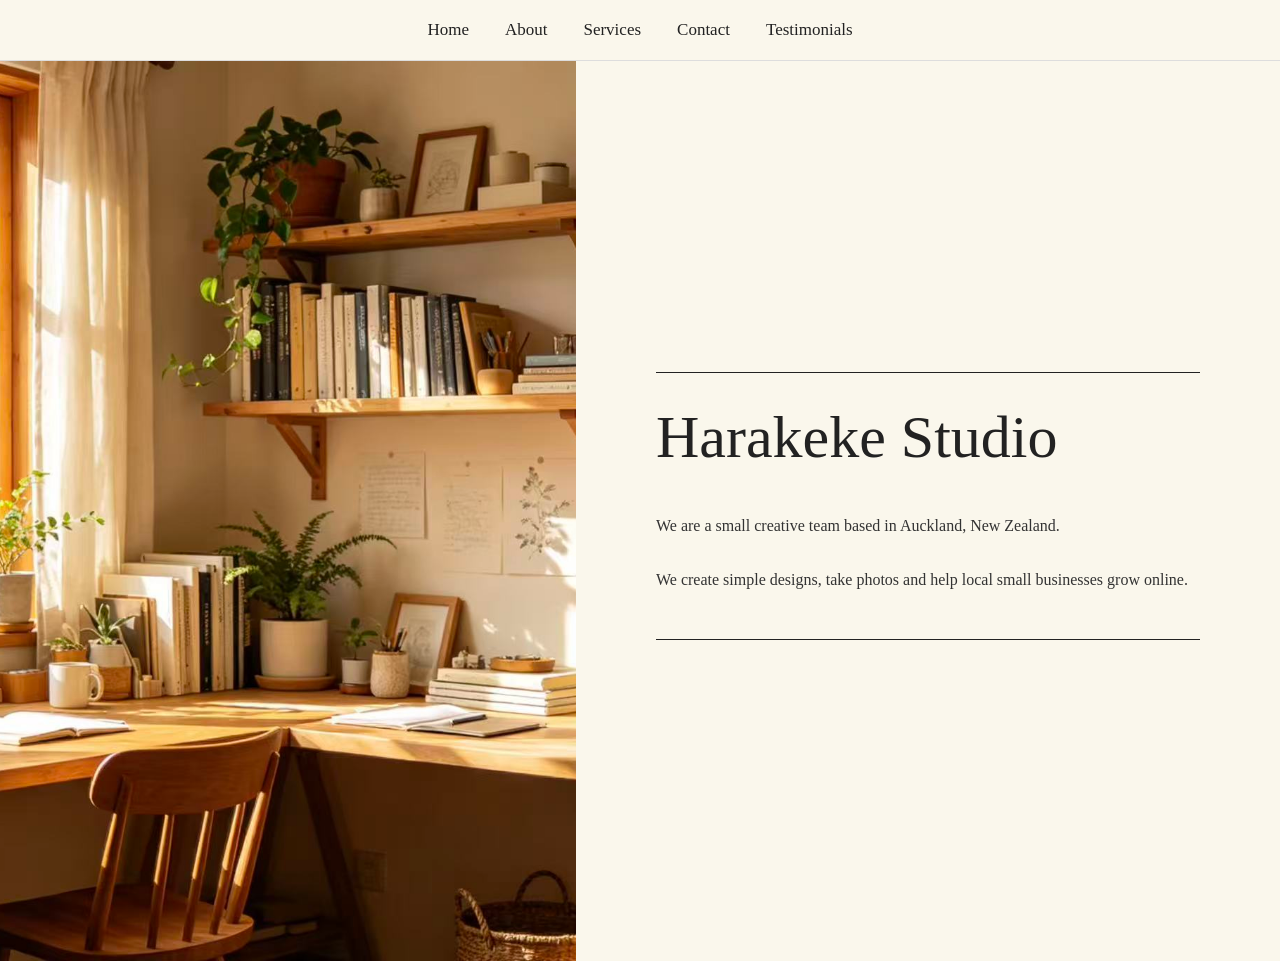
<file: index.html>
<!DOCTYPE html>
<html lang="en">
<head>
    <meta charset="UTF-8">
    <meta name="viewport" content="width=device-width, initial-scale=1.0">
    <title>Harakeke Studio | Home</title>
    <link rel="stylesheet" href="style.css">
</head>
<body>
    <nav>
        <a href="index.html">Home</a>
        <a href="about.html">About</a>
        <a href="services.html">Services</a>
        <a href="contact.html">Contact</a>
        <a href="testimonials.html">Testimonials</a>
    </nav>

    <div class="split-container">
        <img src="home.jpg" alt="Studio Home" class="left-img">
        <div class="right-content">
            <div class="line"></div>
            <h1>Harakeke Studio</h1>
            <p class="about-text">
                We are a small creative team based in Auckland, New Zealand.
            </p>
            <p class="about-text">
                We create simple designs, take photos and help local small businesses grow online.
            </p>
            <div class="line"></div>
        </div>
    </div>
</body>
</html>
</file>
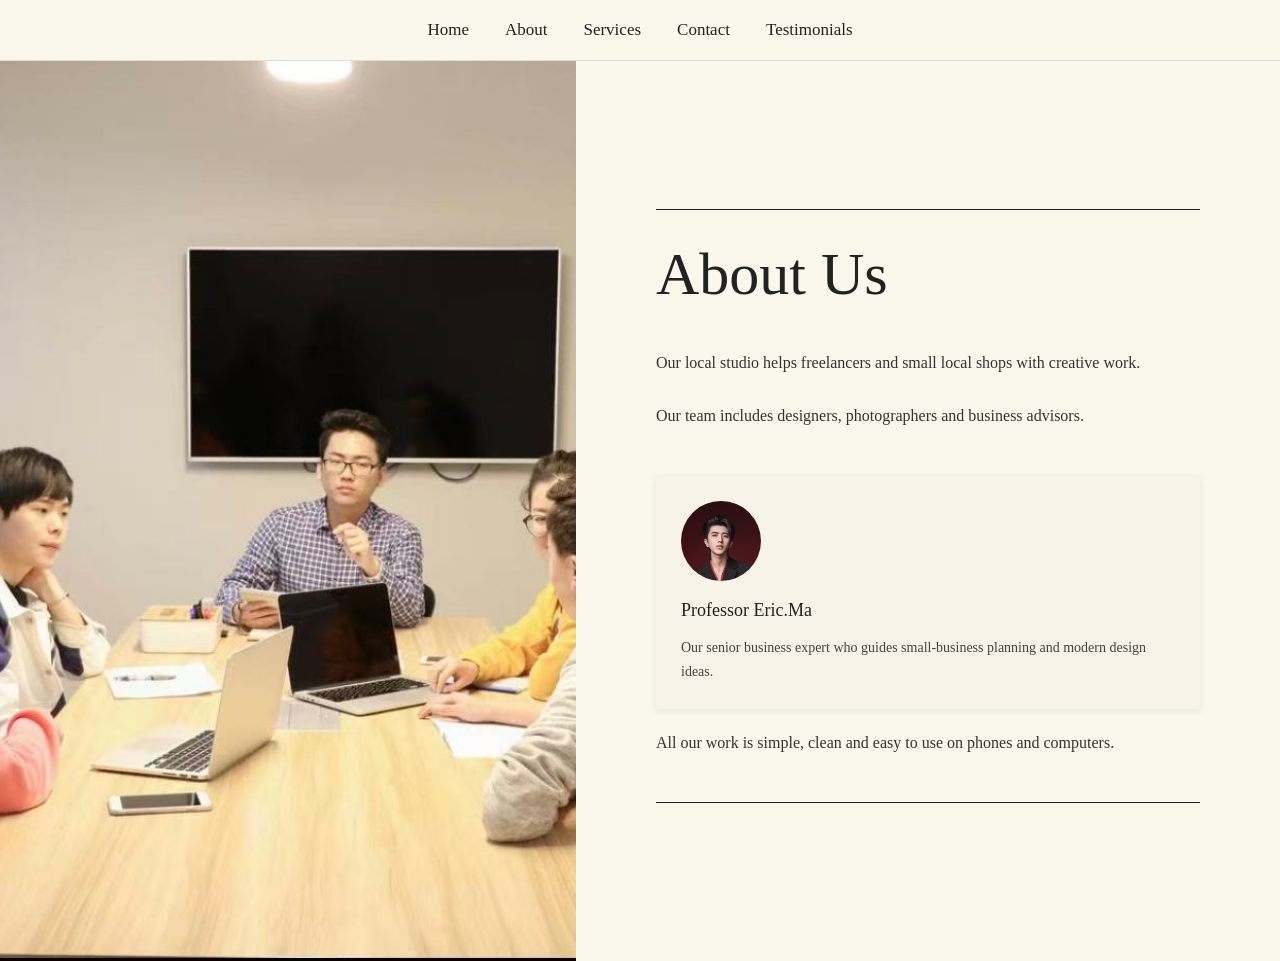
<file: about.html>
<!DOCTYPE html>
<html lang="en">
<head>
    <meta charset="UTF-8">
    <meta name="viewport" content="width=device-width, initial-scale=1.0">
    <title>About Us | Harakeke Studio</title>
    <link rel="stylesheet" href="style.css">
</head>
<body>
    <nav>
        <a href="index.html">Home</a>
        <a href="about.html">About</a>
        <a href="services.html">Services</a>
        <a href="contact.html">Contact</a>
        <a href="testimonials.html">Testimonials</a>
    </nav>

    <div class="split-container">
        <img src="team.jpg" alt="Our Team" class="left-img">
        <div class="right-content">
            <div class="line"></div>
            <h1>About Us</h1>
            <p class="about-text">
                Our local studio helps freelancers and small local shops with creative work.
            </p>
            <p class="about-text">
                Our team includes designers, photographers and business advisors.
            </p>

            <div class="testimonial-card" style="margin:20px 0;">
                <img src="eric.jpg" alt="Eric.Ma" style="width:80px;height:80px;border-radius:50%;object-fit:cover;margin-bottom:15px;">
                <h3>Professor Eric.Ma</h3>
                <p>Our senior business expert who guides small‑business planning and modern design ideas.</p>
            </div>

            <p class="about-text">
                All our work is simple, clean and easy to use on phones and computers.
            </p>
            <div class="line"></div>
        </div>
    </div>
</body>
</html>
</file>
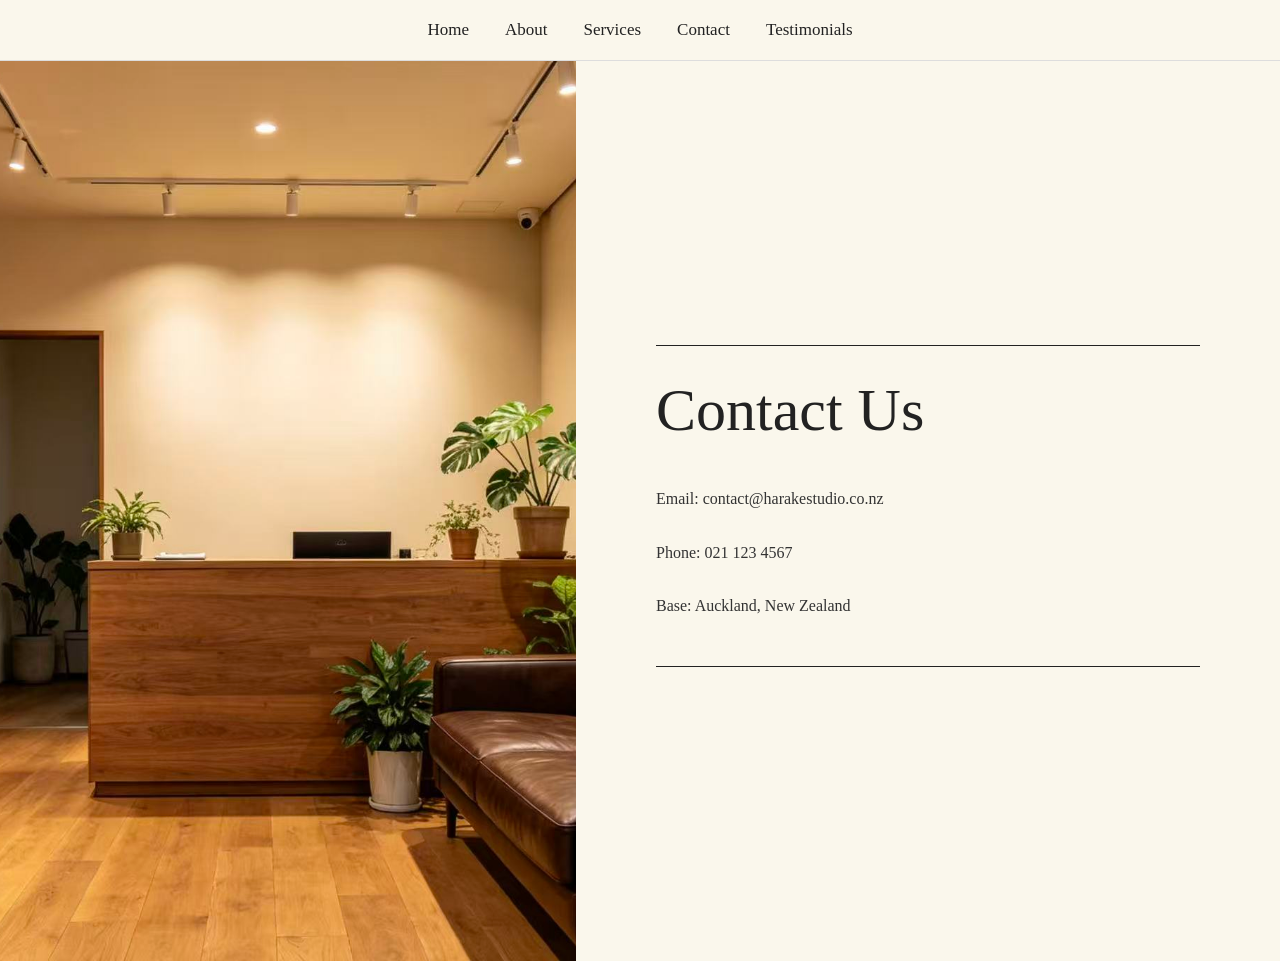
<file: contact.html>
<!DOCTYPE html>
<html lang="en">
<head>
    <meta charset="UTF-8">
    <meta name="viewport" content="width=device-width, initial-scale=1.0">
    <title>Contact | Harakeke Studio</title>
    <link rel="stylesheet" href="style.css">
</head>
<body>
    <nav>
        <a href="index.html">Home</a>
        <a href="about.html">About</a>
        <a href="services.html">Services</a>
        <a href="contact.html">Contact</a>
        <a href="testimonials.html">Testimonials</a>
    </nav>

    <div class="split-container">
        <img src="contact.jpg" alt="Contact Us" class="left-img">
        <div class="right-content">
            <div class="line"></div>
            <h1>Contact Us</h1>
            <p class="about-text">Email: contact@harakestudio.co.nz</p>
            <p class="about-text">Phone: 021 123 4567</p>
            <p class="about-text">Base: Auckland, New Zealand</p>
            <div class="line"></div>
        </div>
    </div>
</body>
</html>
</file>
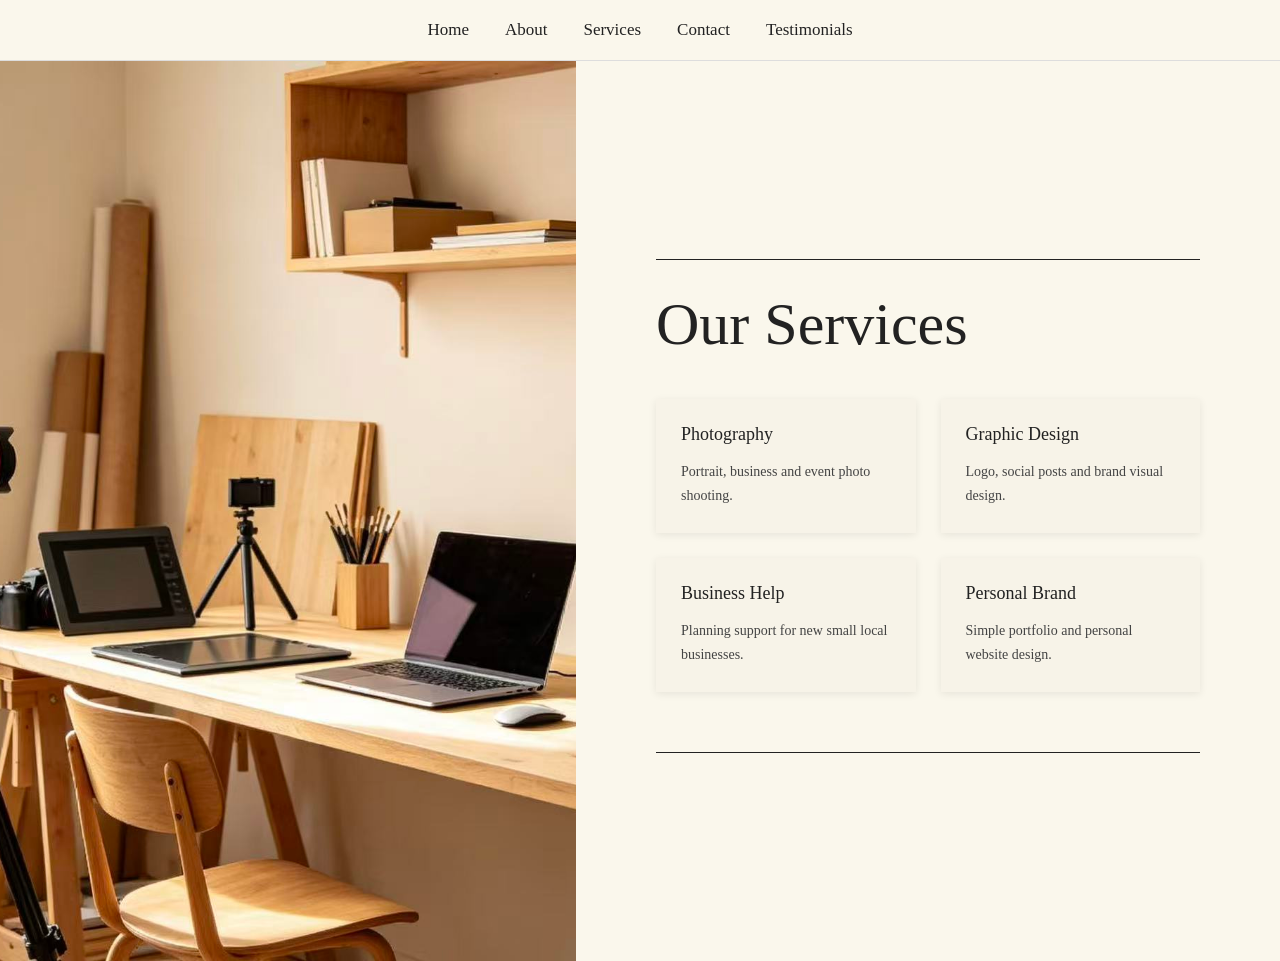
<file: services.html>
<!DOCTYPE html>
<html lang="en">
<head>
    <meta charset="UTF-8">
    <meta name="viewport" content="width=device-width, initial-scale=1.0">
    <title>Services | Harakeke Studio</title>
    <link rel="stylesheet" href="style.css">
</head>
<body>
    <nav>
        <a href="index.html">Home</a>
        <a href="about.html">About</a>
        <a href="services.html">Services</a>
        <a href="contact.html">Contact</a>
        <a href="testimonials.html">Testimonials</a>
    </nav>

    <div class="split-container">
        <img src="services.jpg" alt="Our Services" class="left-img">
        <div class="right-content">
            <div class="line"></div>
            <h1>Our Services</h1>

            <div class="testimonial-grid">
                <div class="testimonial-card">
                    <h3>Photography</h3>
                    <p>Portrait, business and event photo shooting.</p>
                </div>
                <div class="testimonial-card">
                    <h3>Graphic Design</h3>
                    <p>Logo, social posts and brand visual design.</p>
                </div>
                <div class="testimonial-card">
                    <h3>Business Help</h3>
                    <p>Planning support for new small local businesses.</p>
                </div>
                <div class="testimonial-card">
                    <h3>Personal Brand</h3>
                    <p>Simple portfolio and personal website design.</p>
                </div>
            </div>

            <div class="line"></div>
        </div>
    </div>
</body>
</html>
</file>
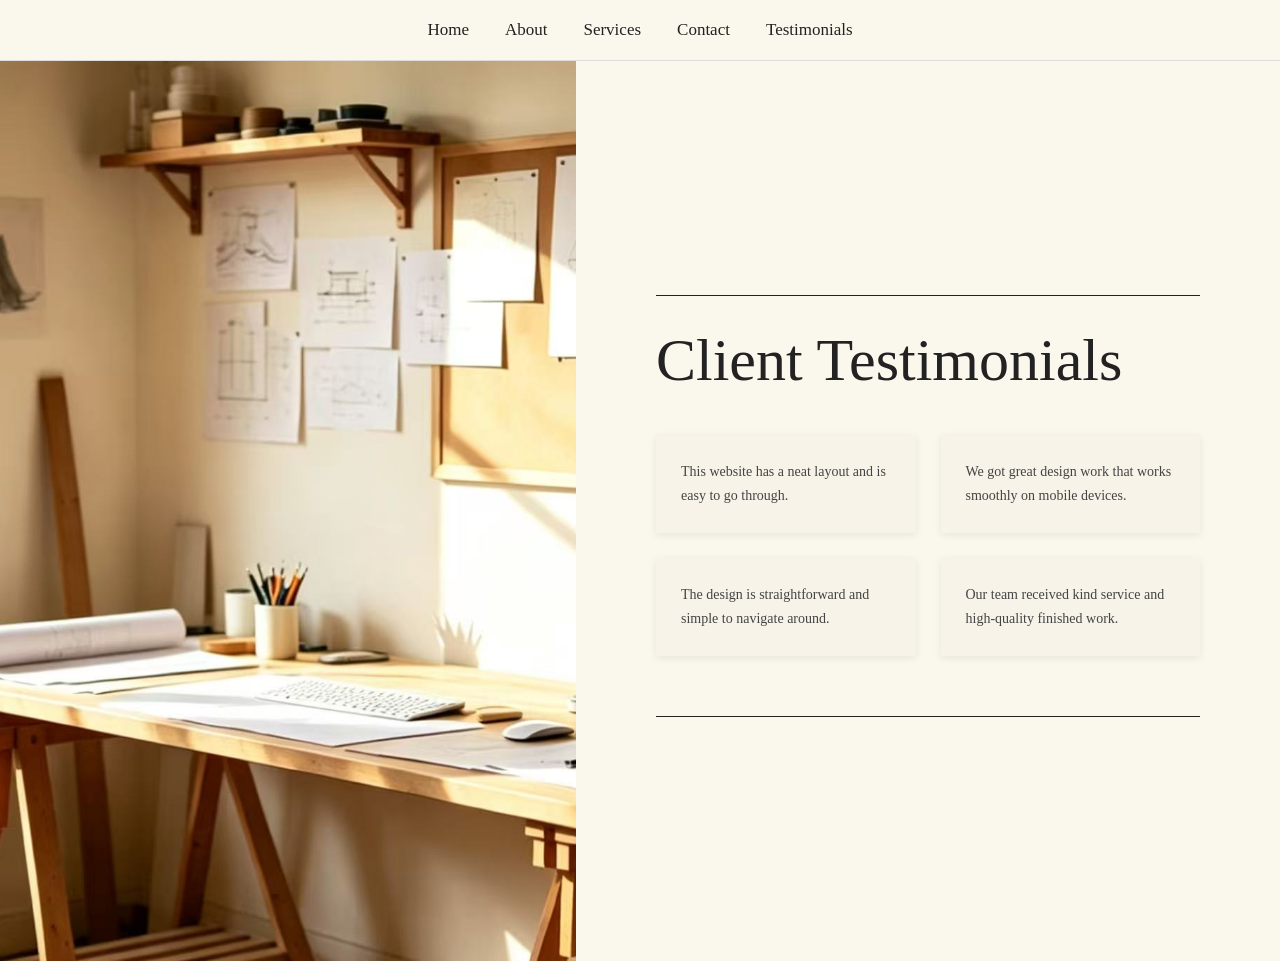
<file: testimonials.html>
<!DOCTYPE html>
<html lang="en">
<head>
    <meta charset="UTF-8">
    <meta name="viewport" content="width=device-width, initial-scale=1.0">
    <title>Client Testimonials | Harakeke Studio</title>
    <link rel="stylesheet" href="style.css">
</head>
<body>
    <nav>
        <a href="index.html">Home</a>
        <a href="about.html">About</a>
        <a href="services.html">Services</a>
        <a href="contact.html">Contact</a>
        <a href="testimonials.html">Testimonials</a>
    </nav>

    <div class="split-container">
        <img src="testimonial.jpg" alt="Designer Work" class="left-img">
        <div class="right-content">
            <div class="line"></div>
            <h1>Client Testimonials</h1>

            <div class="testimonial-grid">
                <div class="testimonial-card">
                    <p>This website has a neat layout and is easy to go through.</p>
                </div>
                <div class="testimonial-card">
                    <p>We got great design work that works smoothly on mobile devices.</p>
                </div>
                <div class="testimonial-card">
                    <p>The design is straightforward and simple to navigate around.</p>
                </div>
                <div class="testimonial-card">
                    <p>Our team received kind service and high‑quality finished work.</p>
                </div>
            </div>

            <div class="line"></div>
        </div>
    </div>
</body>
</html>
</file>
<file: style.css>
* {
    margin: 0;
    padding: 0;
    box-sizing: border-box;
}

body {
    font-family: 'Times New Roman', serif;
    background-color: #faf7ec;
    color: #222222;
}

nav {
    padding: 20px 0;
    text-align: center;
    background-color: #faf7ec;
    border-bottom: 1px solid #ddd;
}
nav a {
    color: #222;
    text-decoration: none;
    margin: 0 16px;
    font-size: 17px;
}
nav a:hover {
    color: #666;
}

.split-container {
    display: flex;
    width: 100vw;
    height: 100vh;
}

.left-img {
    width: 45%;
    height: 100%;
    object-fit: cover;
}

.right-content {
    width: 55%;
    padding: 60px 80px;
    display: flex;
    flex-direction: column;
    justify-content: center;
}

.line {
    width: 100%;
    height: 1px;
    background-color: #222;
    margin: 20px 0 30px;
}

h1 {
    font-size: 60px;
    font-weight: normal;
    margin-bottom: 40px;
}

.about-text {
    font-size: 16px;
    line-height: 1.8;
    margin-bottom: 25px;
    color: #333;
}

.footer-text {
    margin-top: 40px;
    text-align: right;
    font-size: 18px;
}

.testimonial-grid {
    display: grid;
    grid-template-columns: 1fr 1fr;
    gap: 25px;
    margin-bottom: 40px;
}
.testimonial-card {
    background-color: #f7f3e8;
    padding: 25px;
    box-shadow: 0 2px 8px rgba(0,0,0,0.08);
}
.testimonial-card h3 {
    font-size: 18px;
    margin-bottom: 15px;
    font-weight: normal;
}
.testimonial-card p {
    font-size: 14px;
    line-height: 1.7;
    color: #444;
}
.testimonial-card .author {
    text-align: right;
    margin-top: 10px;
    font-size: 13px;
}

@media (max-width: 900px) {
    .split-container {
        flex-direction: column;
        height: auto;
    }
    .left-img, .right-content {
        width: 100%;
    }
    .testimonial-grid {
        grid-template-columns: 1fr;
    }
    h1 {
        font-size: 40px;
    }
}
</file>
